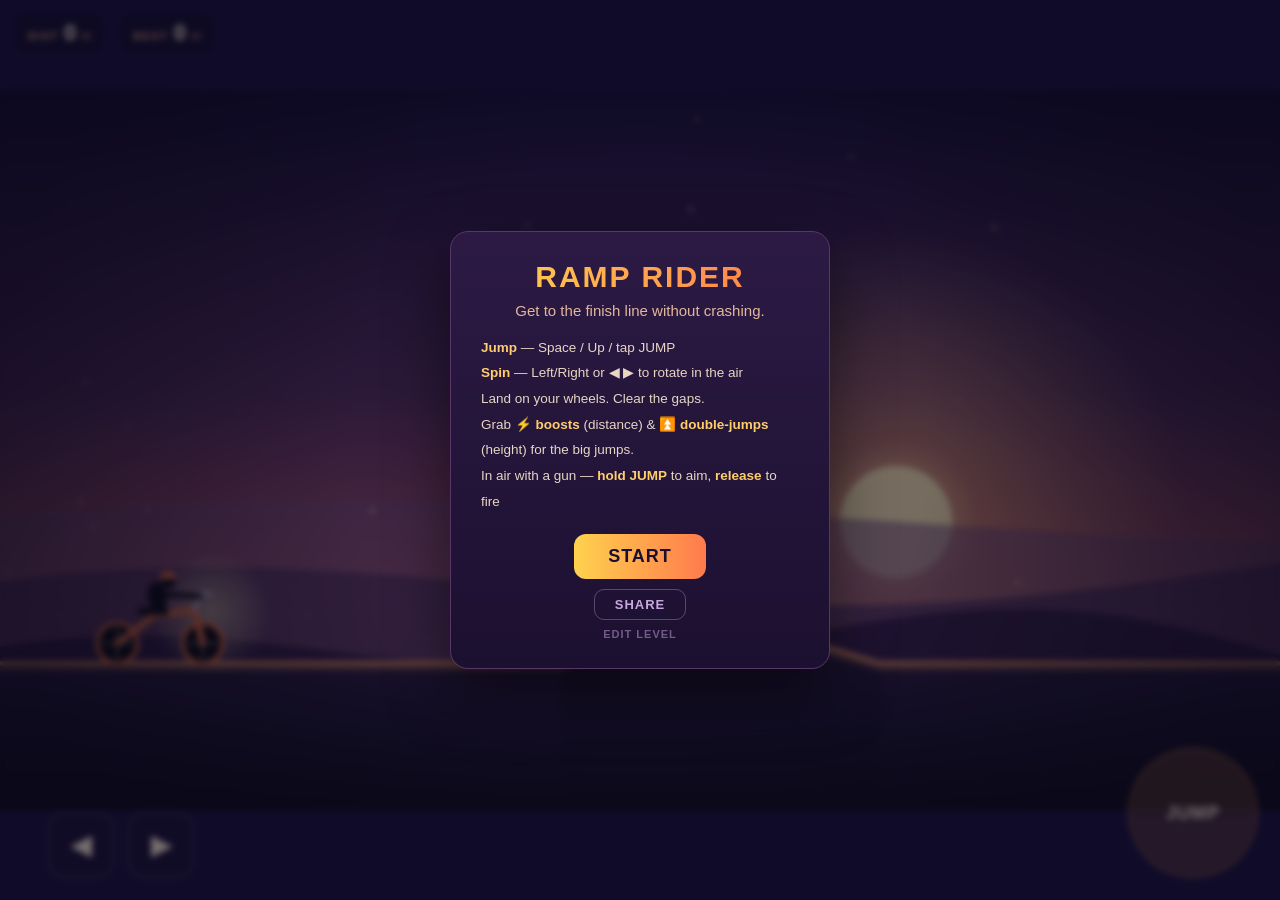
<file: index.html>
<!DOCTYPE html>
<html lang="en">
<head>
  <meta charset="UTF-8" />
  <meta name="viewport" content="width=device-width, initial-scale=1.0, maximum-scale=1.0, user-scalable=no, viewport-fit=cover" />
  <title>Ramp Rider</title>
  <link rel="stylesheet" href="style.css" />
</head>
<body>
  <div id="game">
    <canvas id="canvas"></canvas>

    <!-- HUD -->
    <div id="hud">
      <div class="stat"><span class="label">DIST</span><span id="dist">0</span><span class="unit">m</span></div>
      <div class="stat"><span class="label">BEST</span><span id="best">0</span><span class="unit">m</span></div>
      <div id="boost" class="boost">⚡ BOOST</div>
      <div id="djump" class="boost djump">⏫ DOUBLE JUMP</div>
      <div id="gun" class="boost gun-chip"></div>
    </div>

    <!-- Overlay (ready / crashed / won) -->
    <div id="overlay" class="show">
      <div class="card">
        <h1 id="title">RAMP RIDER</h1>
        <p id="subtitle">Get to the finish line without crashing.</p>
        <ul id="help">
          <li><b>Jump</b> — Space / Up / tap JUMP</li>
          <li><b>Spin</b> — Left/Right or ◀ ▶ to rotate in the air</li>
          <li>Land on your wheels. Clear the gaps.</li>
          <li>Grab <b>⚡ boosts</b> (distance) &amp; <b>⏫ double-jumps</b> (height) for the big jumps.</li>
          <li>In air with a gun — <b>hold JUMP</b> to aim, <b>release</b> to fire</li>
        </ul>
        <button id="startBtn">START</button>
        <button id="shareBtn">SHARE</button>
        <a id="editBtn" href="editor.html">EDIT LEVEL</a>
      </div>
    </div>

    <!-- Touch / click controls -->
    <div id="controls">
      <div class="left-group">
        <button class="ctrl rot" id="leanBack" aria-label="Lean back">◀</button>
        <button class="ctrl rot" id="leanFwd" aria-label="Lean forward">▶</button>
      </div>
      <button class="ctrl jump" id="jumpBtn" aria-label="Jump">JUMP</button>
    </div>
  </div>

  <script src="game.js"></script>
</body>
</html>
</file>
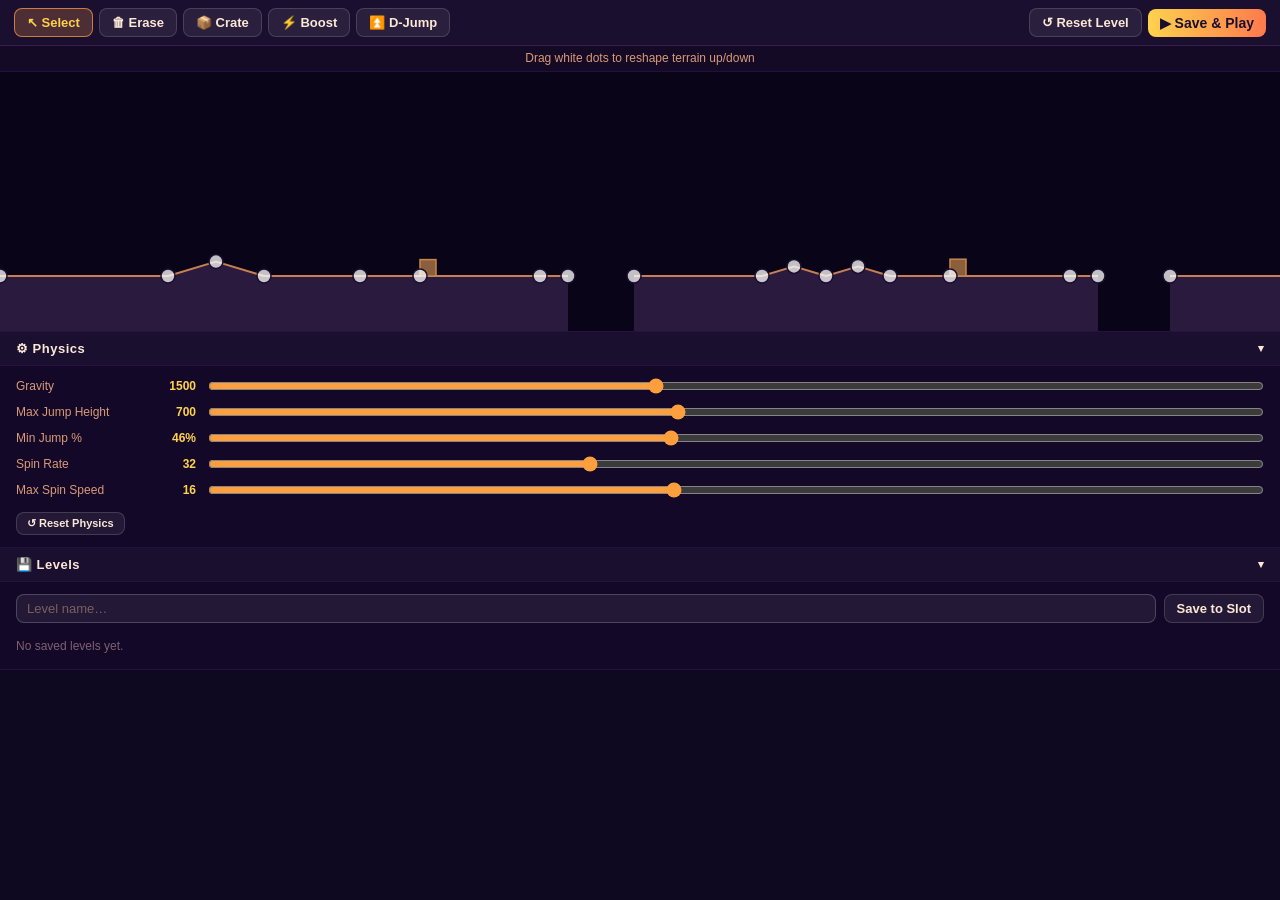
<file: editor.html>
<!DOCTYPE html>
<html lang="en">
<head>
  <meta charset="UTF-8" />
  <meta name="viewport" content="width=device-width, initial-scale=1.0" />
  <title>Ramp Rider — Level Editor</title>
  <link rel="stylesheet" href="editor.css" />
</head>
<body>
  <div id="toolbar">
    <div class="tool-group">
      <button class="tool active" data-tool="select">↖ Select</button>
      <button class="tool" data-tool="erase">🗑 Erase</button>
      <button class="tool" data-tool="crate">📦 Crate</button>
      <button class="tool" data-tool="boost">⚡ Boost</button>
      <button class="tool" data-tool="djump">⏫ D-Jump</button>
    </div>
    <div class="tool-group right">
      <button id="resetBtn">↺ Reset Level</button>
      <button id="saveBtn" class="primary">▶ Save &amp; Play</button>
    </div>
  </div>

  <div id="hint"></div>

  <div id="canvas-wrap">
    <canvas id="editor-canvas"></canvas>
  </div>

  <!-- Physics panel -->
  <div id="physics-panel">
    <div class="panel-header" id="physics-toggle">⚙ Physics <span class="chevron">▾</span></div>
    <div class="panel-body" id="physics-body">
      <div class="slider-row">
        <label>Gravity <span class="val" id="grav-val"></span></label>
        <input type="range" id="sl-gravity" min="400" max="3000" step="50" />
      </div>
      <div class="slider-row">
        <label>Max Jump Height <span class="val" id="jump-val"></span></label>
        <input type="range" id="sl-jump" min="300" max="1200" step="25" />
      </div>
      <div class="slider-row">
        <label>Min Jump % <span class="val" id="cut-val"></span></label>
        <input type="range" id="sl-cut" min="10" max="90" step="5" />
      </div>
      <div class="slider-row">
        <label>Spin Rate <span class="val" id="spin-val"></span></label>
        <input type="range" id="sl-spin" min="5" max="80" step="1" />
      </div>
      <div class="slider-row">
        <label>Max Spin Speed <span class="val" id="spinmax-val"></span></label>
        <input type="range" id="sl-spinmax" min="5" max="30" step="0.5" />
      </div>
      <button id="resetPhysicsBtn" class="small">↺ Reset Physics</button>
    </div>
  </div>

  <!-- Saves panel -->
  <div id="saves-panel">
    <div class="panel-header" id="saves-toggle">💾 Levels <span class="chevron">▾</span></div>
    <div class="panel-body" id="saves-body">
      <div class="save-row">
        <input type="text" id="save-name" placeholder="Level name…" maxlength="30" />
        <button id="saveSlotBtn">Save to Slot</button>
      </div>
      <div id="slot-list"></div>
    </div>
  </div>

  <script>window.EDITOR_MODE = true;</script>
  <script src="game.js"></script>
  <script src="editor.js"></script>
</body>
</html>
</file>
<file: style.css>
* { margin: 0; padding: 0; box-sizing: border-box; }

html, body {
  height: 100%;
  background: #1a0f2e;
  font-family: -apple-system, BlinkMacSystemFont, "Segoe UI", Roboto, sans-serif;
  overflow: hidden;
  -webkit-user-select: none;
  user-select: none;
  -webkit-tap-highlight-color: transparent;
}

#game {
  position: relative;
  width: 100vw;
  height: 100vh;   /* fallback for browsers without dvh */
  height: 100dvh;  /* dynamic viewport height — shrinks when mobile browser chrome shows */
  display: flex;
  align-items: center;
  justify-content: center;
  background: #1a0f2e;
}

#canvas {
  display: block;
  width: 100%;
  height: 100%;
  touch-action: none;
}

/* HUD */
#hud {
  position: absolute;
  top: 14px;
  left: 16px;
  display: flex;
  gap: 18px;
  pointer-events: none;
}
.stat {
  display: flex;
  align-items: baseline;
  gap: 5px;
  background: rgba(20, 12, 36, 0.5);
  padding: 6px 12px;
  border-radius: 10px;
  color: #fce8d6;
  font-variant-numeric: tabular-nums;
  backdrop-filter: blur(4px);
}
.stat .label { font-size: 11px; letter-spacing: 1.5px; color: #d99a78; font-weight: 700; }
.stat span:not(.label):not(.unit) { font-size: 22px; font-weight: 800; }
.stat .unit { font-size: 12px; color: #d99a78; }

/* Boost indicator — hidden until active */
.boost {
  display: flex;
  align-items: center;
  padding: 6px 14px;
  border-radius: 10px;
  font-size: 14px;
  font-weight: 800;
  letter-spacing: 1px;
  color: #1a0f2e;
  background: linear-gradient(90deg, #ffd24d, #ff9e3d);
  box-shadow: 0 0 18px rgba(255, 180, 80, 0.7);
  opacity: 0;
  transform: scale(0.85);
  transition: opacity 0.12s ease, transform 0.12s ease;
  pointer-events: none;
}
.boost.on { opacity: 1; transform: scale(1); animation: boostPulse 0.5s ease-in-out infinite alternate; }
@keyframes boostPulse { to { box-shadow: 0 0 26px rgba(255, 200, 110, 0.95); } }

/* Double-jump variant (cool tones) */
.boost.djump {
  color: #0d1230;
  background: linear-gradient(90deg, #5be0ff, #b48cff);
  box-shadow: 0 0 18px rgba(120, 180, 255, 0.7);
}
.boost.djump.on { animation: djumpPulse 0.5s ease-in-out infinite alternate; }
@keyframes djumpPulse { to { box-shadow: 0 0 26px rgba(150, 200, 255, 0.95); } }

/* Gun indicator */
.gun-chip {
  color: #0d1230;
  background: linear-gradient(90deg, #a259ff, #40ffcc);
  box-shadow: 0 0 18px rgba(100, 200, 255, 0.7);
}
.gun-chip.on { animation: gunPulse 0.5s ease-in-out infinite alternate; }
@keyframes gunPulse { to { box-shadow: 0 0 26px rgba(160, 100, 255, 0.95); } }

/* Overlay */
#overlay {
  position: absolute;
  inset: 0;
  display: none;
  align-items: center;
  justify-content: center;
  background: rgba(6, 9, 22, 0.55);
  backdrop-filter: blur(3px);
  z-index: 10;
}
#overlay.show { display: flex; }
.card {
  background: linear-gradient(180deg, #2c1a44, #1c1030);
  border: 1px solid #5a3568;
  border-radius: 18px;
  padding: 28px 30px;
  max-width: 380px;
  text-align: center;
  color: #fce8d6;
  box-shadow: 0 24px 60px rgba(0,0,0,0.5);
}
.card h1 {
  font-size: 30px;
  letter-spacing: 2px;
  margin-bottom: 8px;
  background: linear-gradient(90deg, #ffd24d, #ff7a4d);
  -webkit-background-clip: text;
  background-clip: text;
  color: transparent;
}
.card #subtitle { color: #e3b79c; font-size: 15px; margin-bottom: 16px; }
.card ul {
  list-style: none;
  text-align: left;
  margin: 0 auto 20px;
  display: inline-block;
  color: #e9d5c4;
  font-size: 13.5px;
  line-height: 1.9;
}
.card ul b { color: #ffce6b; }
#startBtn {
  font-size: 18px;
  font-weight: 800;
  letter-spacing: 1px;
  color: #1a0f2e;
  background: linear-gradient(90deg, #ffd24d, #ff7a4d);
  border: none;
  border-radius: 12px;
  padding: 12px 34px;
  cursor: pointer;
  transition: transform 0.08s ease, filter 0.15s ease;
}
#startBtn:hover { filter: brightness(1.1); }
#startBtn:active { transform: scale(0.96); }

#shareBtn {
  display: block;
  margin: 10px auto 0;
  font-size: 13px;
  font-weight: 700;
  letter-spacing: 1px;
  color: #c8a8e0;
  background: none;
  border: 1px solid rgba(200, 168, 224, 0.35);
  border-radius: 10px;
  padding: 7px 20px;
  cursor: pointer;
  transition: color 0.15s, border-color 0.15s;
}
#shareBtn:hover { color: #e8d0ff; border-color: rgba(200, 168, 224, 0.7); }
#shareBtn:active { transform: scale(0.96); }

#editBtn {
  display: block;
  margin: 8px auto 0;
  font-size: 11px;
  font-weight: 600;
  letter-spacing: 1px;
  color: rgba(200, 168, 224, 0.5);
  text-decoration: none;
  text-align: center;
}
#editBtn:hover { color: #c8a8e0; }

/* Controls */
#controls {
  position: absolute;
  bottom: calc(22px + env(safe-area-inset-bottom, 0px));
  left: 0;
  right: 0;
  display: flex;
  justify-content: space-between;
  align-items: flex-end;
  padding: 0 22px 0 48px; /* extra left padding clears Android back-gesture zone */
  pointer-events: none;
}
.left-group { display: flex; gap: 14px; pointer-events: auto; }
.ctrl {
  pointer-events: auto;
  touch-action: none; /* tells Android not to claim these touches as system gestures */
  border: 1px solid rgba(255,255,255,0.22);
  background: rgba(36, 22, 56, 0.55);
  color: #fce8d6;
  border-radius: 16px;
  backdrop-filter: blur(6px);
  cursor: pointer;
  transition: transform 0.06s ease, background 0.12s ease;
  font-weight: 800;
}
.ctrl:active { transform: scale(0.93); background: rgba(255, 158, 77, 0.32); }
.ctrl.rot { width: 66px; height: 66px; font-size: 26px; }
.ctrl.jump {
  width: 130px; height: 130px; font-size: 18px; letter-spacing: 1px;
  border-radius: 50%;
  background: rgba(255, 158, 77, 0.2);
  border-color: rgba(255, 158, 77, 0.55);
}
</file>
<file: editor.css>
* { margin: 0; padding: 0; box-sizing: border-box; }

html, body {
  height: 100%;
  background: #0e0820;
  font-family: -apple-system, BlinkMacSystemFont, "Segoe UI", Roboto, sans-serif;
  color: #fce8d6;
  overflow-y: auto;
  overflow-x: hidden;
  user-select: none;
}

/* ---- Toolbar ---- */
#toolbar {
  display: flex;
  align-items: center;
  padding: 8px 14px;
  background: #1a0f2e;
  border-bottom: 1px solid #3a1f4e;
  gap: 8px;
  flex-wrap: wrap;
  position: sticky;
  top: 0;
  z-index: 10;
}
.tool-group { display: flex; gap: 6px; align-items: center; flex-wrap: wrap; }
.tool-group.right { margin-left: auto; }

button {
  font-size: 13px;
  font-weight: 700;
  padding: 6px 12px;
  border-radius: 8px;
  border: 1px solid rgba(255,255,255,0.15);
  background: rgba(255,255,255,0.07);
  color: #fce8d6;
  cursor: pointer;
  transition: background 0.1s, border-color 0.1s;
  white-space: nowrap;
}
button:hover { background: rgba(255,255,255,0.14); }
button.active {
  background: rgba(255, 158, 77, 0.22);
  border-color: rgba(255, 158, 77, 0.7);
  color: #ffd24d;
}
button.primary {
  background: linear-gradient(90deg, #ffd24d, #ff7a4d);
  border: none;
  color: #1a0f2e;
  font-size: 14px;
}
button.primary:hover { filter: brightness(1.1); }
button.small {
  font-size: 11px;
  padding: 4px 10px;
  margin-top: 4px;
}

#hint {
  text-align: center;
  font-size: 12px;
  color: #d99a78;
  padding: 5px;
  background: #150a26;
  border-bottom: 1px solid #241040;
  min-height: 26px;
}

/* ---- Canvas ---- */
#canvas-wrap {
  overflow-x: scroll;
  overflow-y: hidden;
  display: flex;
  align-items: center;
  height: 260px;
  background: #0e0820;
  border-bottom: 1px solid #2a1040;
}
#editor-canvas { display: block; flex-shrink: 0; cursor: crosshair; }

/* ---- Collapsible panels ---- */
.panel-header {
  display: flex;
  align-items: center;
  justify-content: space-between;
  padding: 9px 16px;
  background: #1a0f2e;
  border-bottom: 1px solid #2a1040;
  cursor: pointer;
  font-size: 13px;
  font-weight: 700;
  letter-spacing: 0.5px;
}
.panel-header:hover { background: #221440; }
.chevron { font-size: 11px; transition: transform 0.2s; }
.panel-header.closed .chevron { transform: rotate(-90deg); }

.panel-body {
  padding: 12px 16px;
  background: #130827;
  border-bottom: 1px solid #241040;
}
.panel-body.hidden { display: none; }

/* ---- Physics sliders ---- */
.slider-row {
  display: flex;
  align-items: center;
  gap: 12px;
  margin-bottom: 10px;
}
.slider-row label {
  width: 180px;
  font-size: 12px;
  color: #d99a78;
  flex-shrink: 0;
  display: flex;
  justify-content: space-between;
}
.val { color: #ffd24d; font-weight: 700; min-width: 36px; text-align: right; }
input[type=range] {
  flex: 1;
  accent-color: #ff9e3d;
  cursor: pointer;
}

/* ---- Save slots ---- */
.save-row {
  display: flex;
  gap: 8px;
  margin-bottom: 12px;
}
#save-name {
  flex: 1;
  background: rgba(255,255,255,0.07);
  border: 1px solid rgba(255,255,255,0.2);
  border-radius: 8px;
  color: #fce8d6;
  padding: 6px 10px;
  font-size: 13px;
}
#save-name::placeholder { color: rgba(255,200,160,0.4); }
#save-name:focus { outline: none; border-color: rgba(255,158,77,0.6); }

.slot-item {
  display: flex;
  align-items: center;
  gap: 8px;
  padding: 7px 10px;
  border-radius: 8px;
  border: 1px solid rgba(255,255,255,0.1);
  background: rgba(255,255,255,0.04);
  margin-bottom: 6px;
}
.slot-item.active-slot {
  border-color: rgba(255,210,77,0.55);
  background: rgba(255,200,77,0.08);
}
.slot-name {
  flex: 1;
  font-size: 13px;
  font-weight: 700;
  white-space: nowrap;
  overflow: hidden;
  text-overflow: ellipsis;
}
.slot-date { font-size: 10px; color: #a08090; white-space: nowrap; }
.slot-btns { display: flex; gap: 5px; flex-shrink: 0; }
.slot-btns button { padding: 4px 9px; font-size: 11px; }
.slot-btns .load-btn { border-color: rgba(255,158,77,0.5); color: #ffd24d; }
.slot-btns .del-btn  { border-color: rgba(255,80,80,0.4);  color: #ff8080; }
.slot-active-badge {
  font-size: 10px;
  background: rgba(255,210,77,0.2);
  border: 1px solid rgba(255,210,77,0.5);
  color: #ffd24d;
  border-radius: 4px;
  padding: 1px 5px;
  white-space: nowrap;
}
</file>
